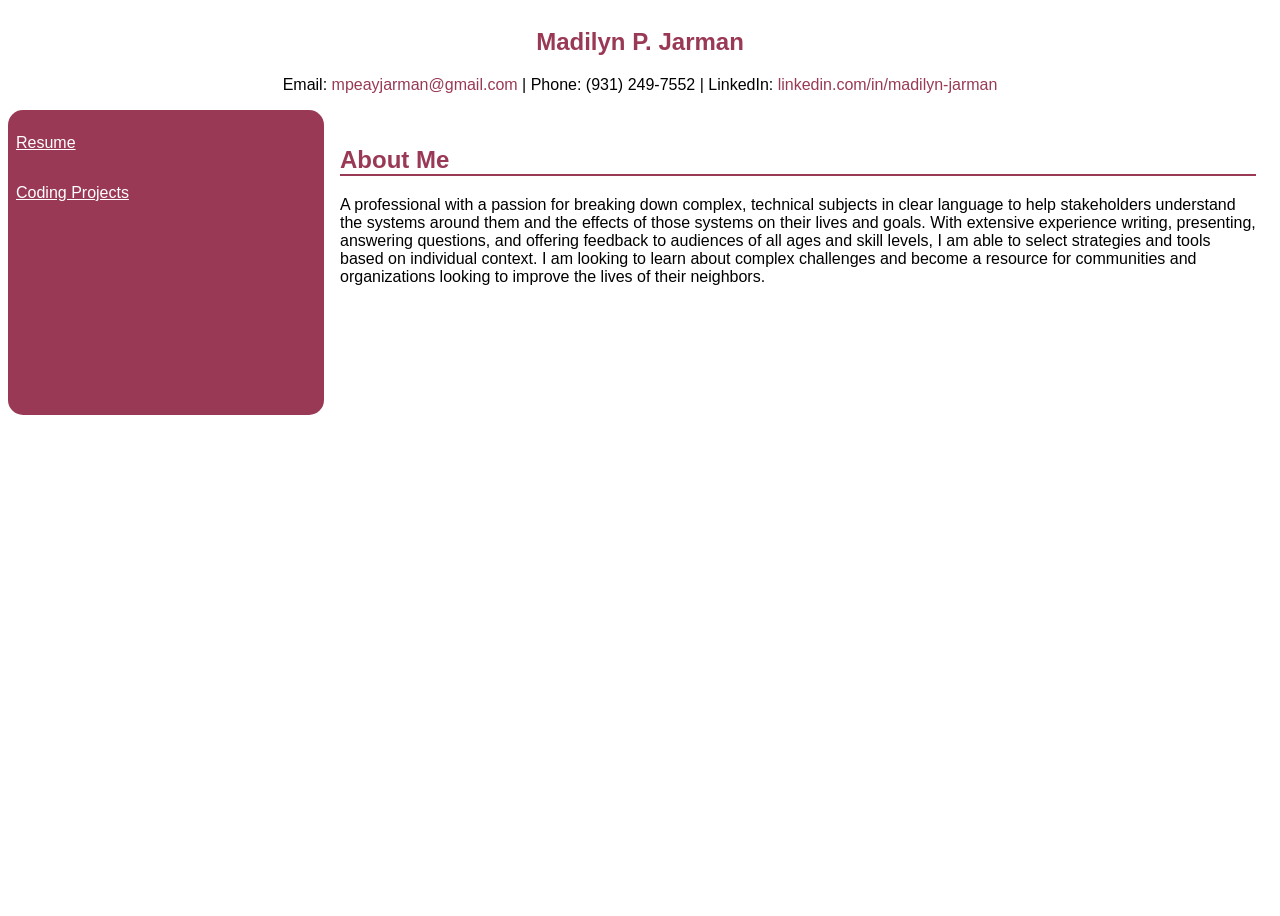
<file: index.html>
<!DOCTYPE html>
<html lang="en">
    <head>
        <meta charset="UTF-8" />
        <meta name="viewport" content="width=device-width, initial-scale=1.0" />
        <title>Resume Template</title>
        <link rel="stylesheet" href="css/style.css">
    </head>

    <body>
        <main class="container">
            <section class="header">
                <h1>Madilyn P. Jarman</h1>
                <p class="contact">
                    Email:
                    <a href="mailto:mpeayjarman@gmail.com"
                        >mpeayjarman@gmail.com</a
                    >
                    | Phone: (931) 249-7552 | LinkedIn:
                    <a href="#">linkedin.com/in/madilyn-jarman</a>
                </p>
            </section>
            <nav class="navigation">
                <p><a href="resume.html" class="navLink">Resume</a></p>
                <p><a href="projects.html" class="navLink">Coding Projects</a></p>
            </nav>
            <section class="body">
                <h2>About Me</h2>
                <p>
                    A professional with a passion for breaking down complex, technical subjects in clear language to help stakeholders understand the systems around them and the effects of those systems on their lives and goals. With extensive experience writing, presenting, answering questions, and offering feedback to audiences of all ages and skill levels, I am able to select strategies and tools based on individual context. I am looking to learn about complex challenges and become a resource for communities and organizations looking to improve the lives of their neighbors. 
                </p>
            </section>
            
        </main>
    </body>
</html>
</file>
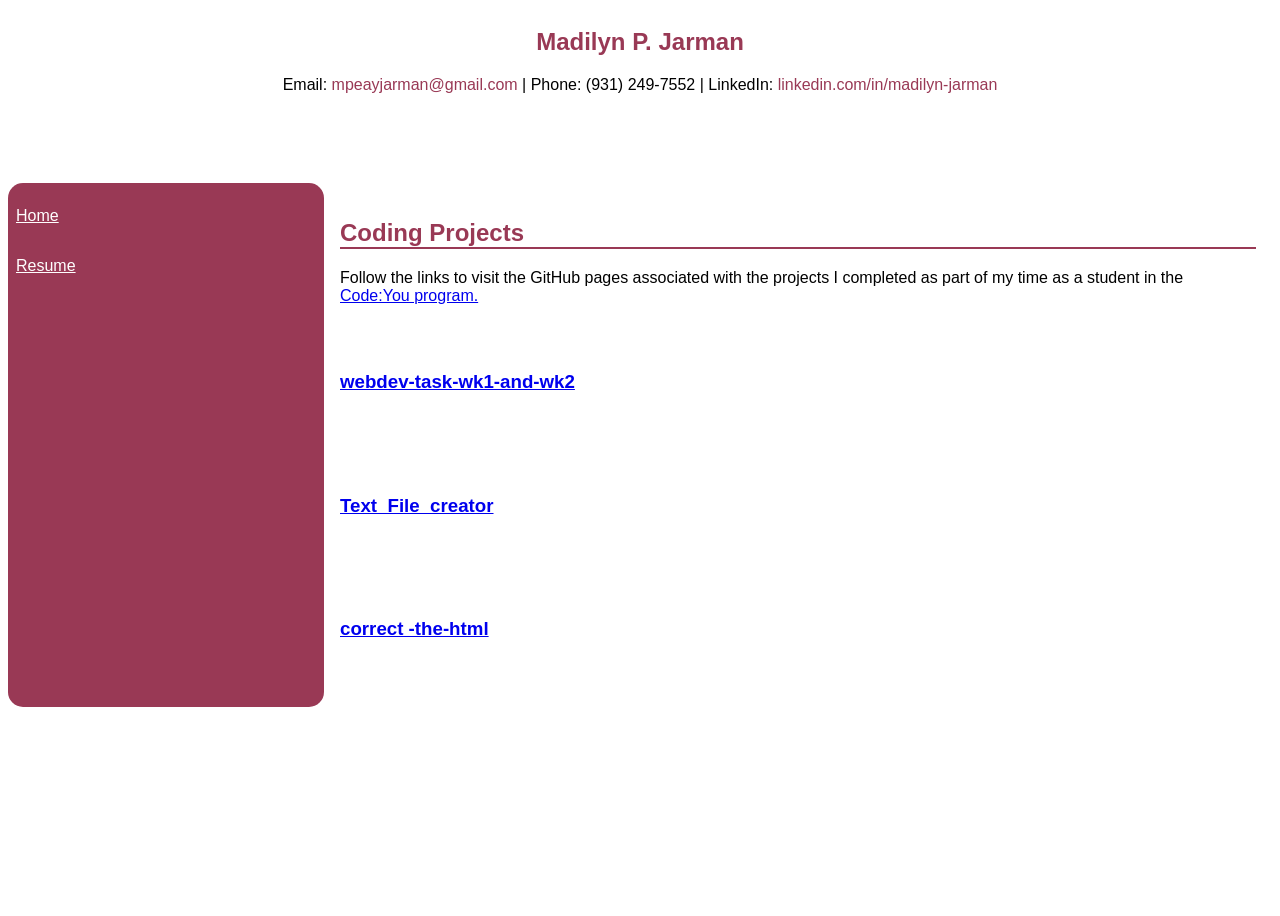
<file: projects.html>
<!DOCTYPE html>
<html lang="en">
    <head>
        <meta charset="UTF-8" />
        <meta name="viewport" content="width=device-width, initial-scale=1.0" />
        <title>Coding Projects</title>
        <link rel="stylesheet" href="css/style.css">
        
    </head>

    <body>
        <main class="container">
            <section class="header">
                <h1>Madilyn P. Jarman</h1>
                <p class="contact">
                    Email:
                    <a href="mailto:mpeayjarman@gmail.com"
                        >mpeayjarman@gmail.com</a
                    >
                    | Phone: (931) 249-7552 | LinkedIn:
                    <a href="#">linkedin.com/in/madilyn-jarman</a>
                </p>
            </section>
            <nav class="navigation">
                <p><a href="index.html" class="navLink">Home</a></p>
                <p><a href="resume.html" class="navLink">Resume</a></p>
            </nav>
            <section class="body">
                <h2>Coding Projects</h2>
                <p>
                    Follow the links to visit the GitHub pages associated with the projects I completed as part of my time as a student in the <a href="https://code-you.org/">Code:You program.</a> 
                </p>
                <section class="section-with-items">
                    <p class="item">
                        <h3><a href="https://github.com/ScrapJar16/webdev-task-wk1-and-wk2">webdev-task-wk1-and-wk2</a></h3>
                    </p>
                    <p class="item">
                        <h3><a href="https://github.com/ScrapJar16/Text_File_Creator">Text_File_creator</a></h3>
                    </p>
                    <p class="item">
                        <h3><a href="https://github.com/ScrapJar16/correct-the-html">correct -the-html</a></h3>
                    </p>
               
                </section> 
            </section>
               
        </main>
    </body>
</html>
</file>
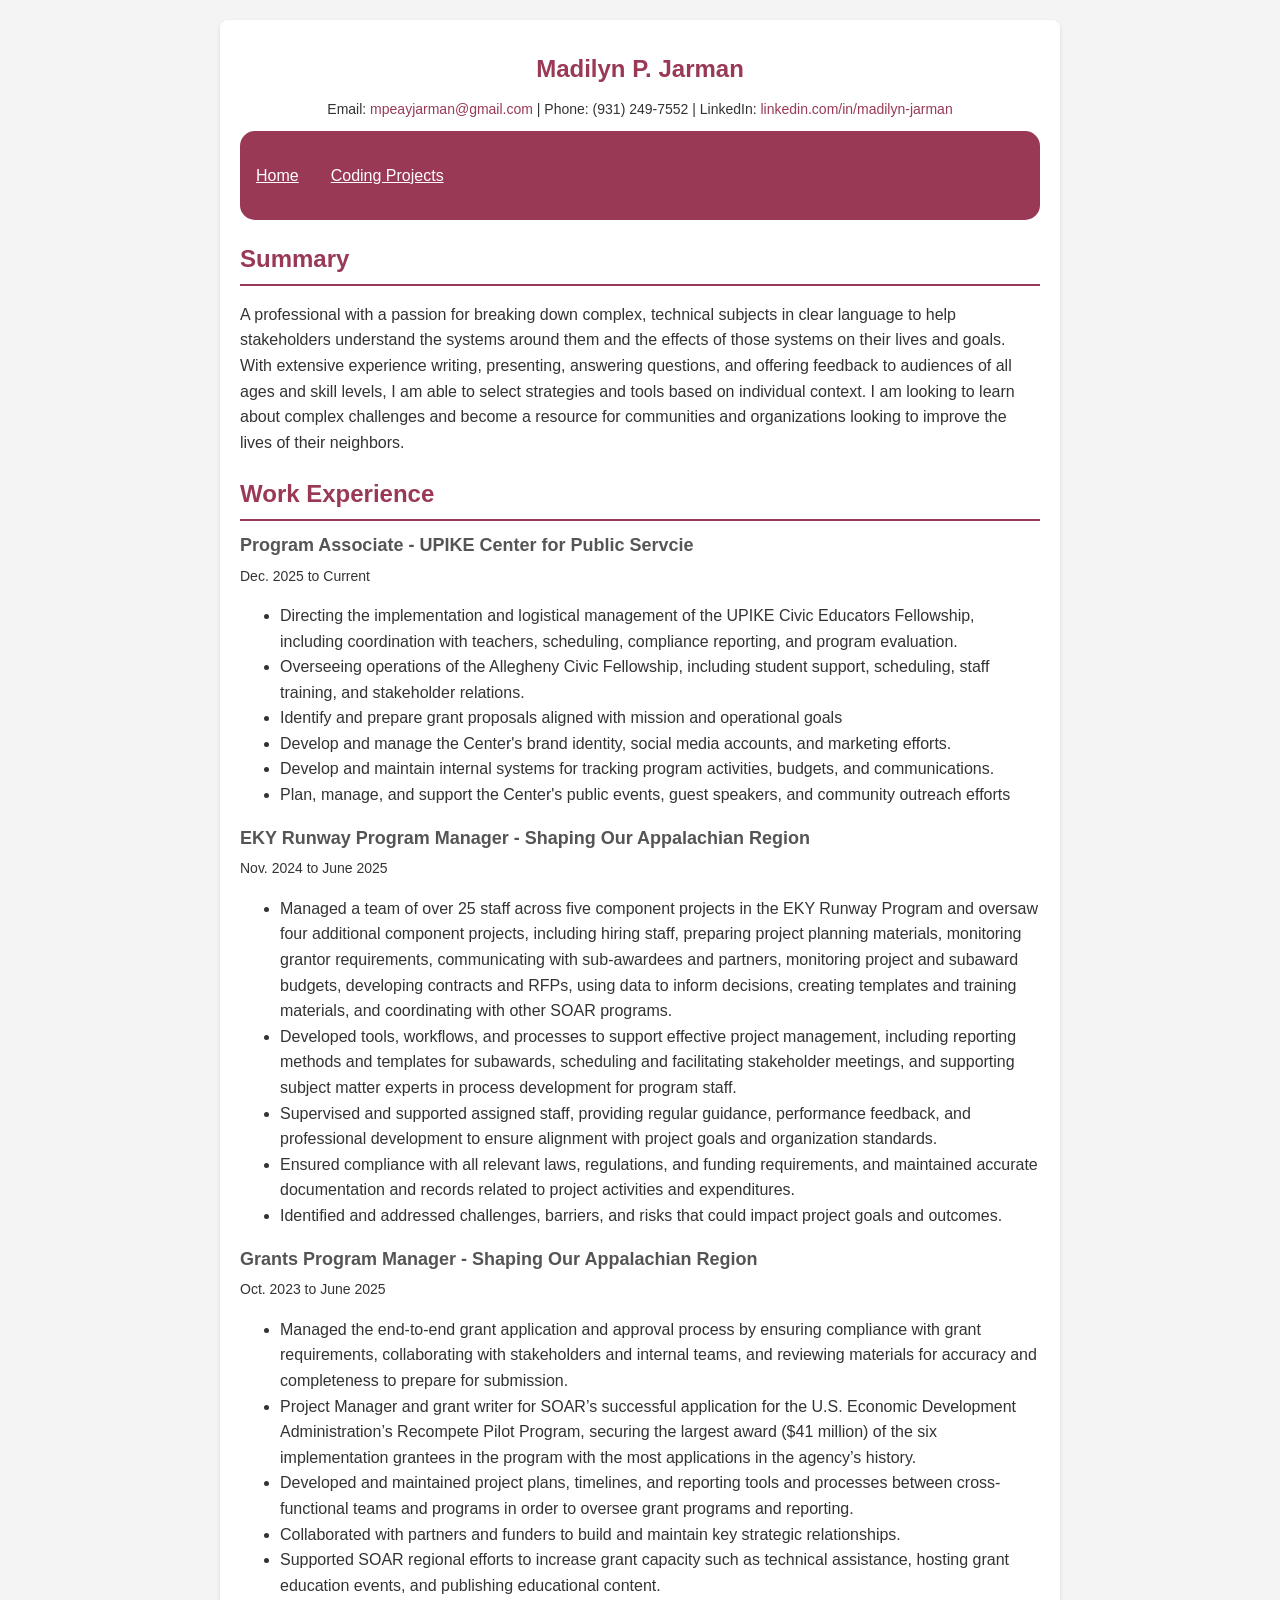
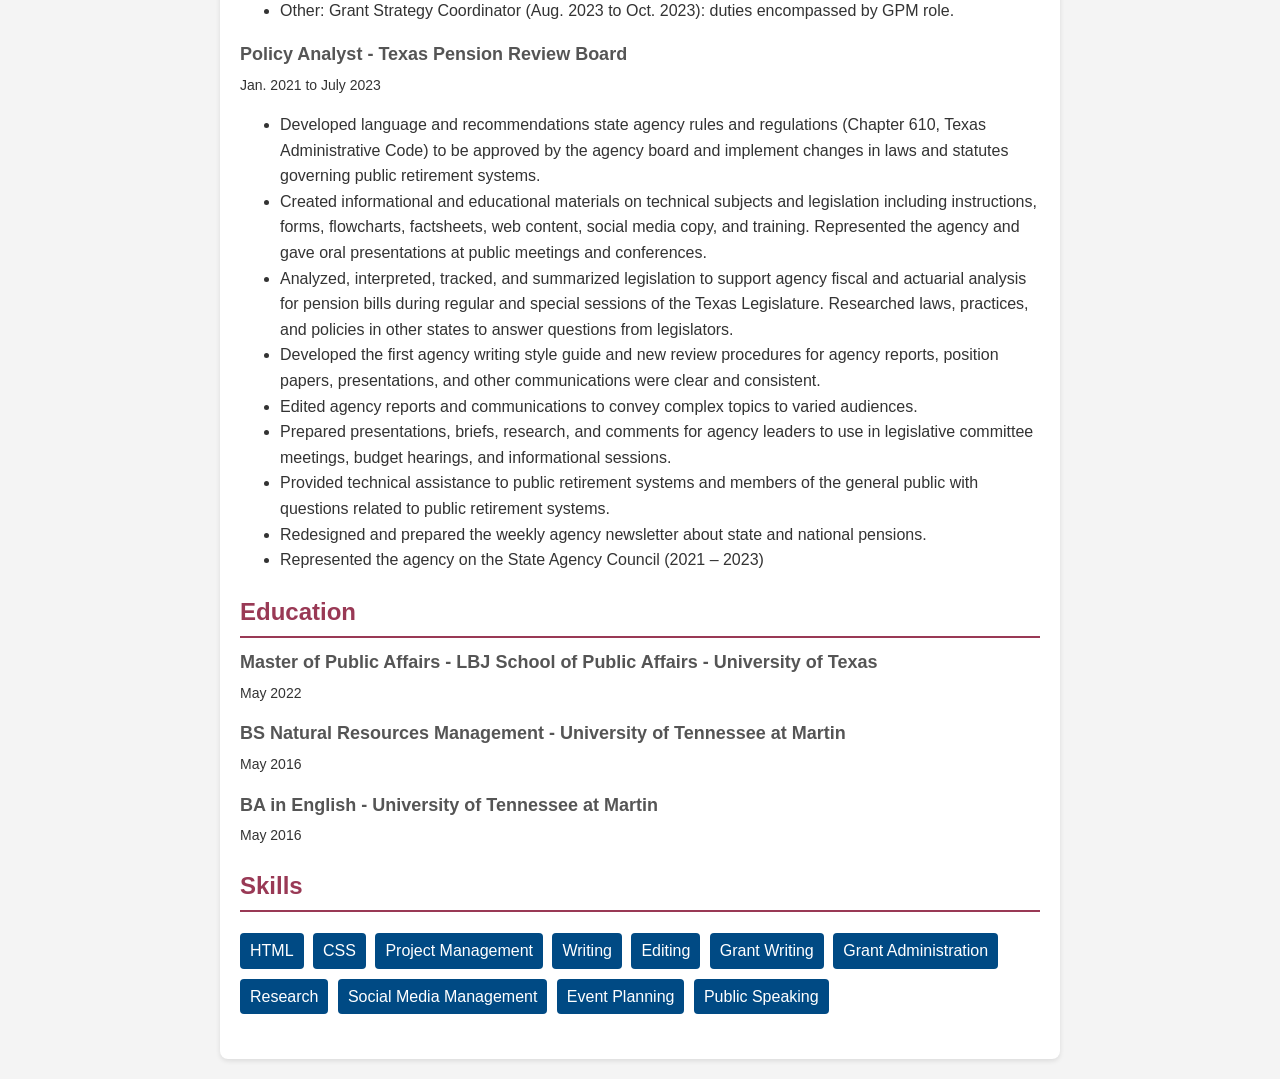
<file: resume.html>
<!DOCTYPE html>
<html lang="en">
    <head>
        <meta charset="UTF-8" />
        <meta name="viewport" content="width=device-width, initial-scale=1.0" />
        <title>Resume Template</title>
        <link rel="stylesheet" href="css/resumeStyle.css">
    </head>

    <body>
        <main class="resume">
            <section class="header">
                <h1>Madilyn P. Jarman</h1>
                <p class="contact">
                    Email:
                    <a href="mailto:mpeayjarman@gmail.com"
                        >mpeayjarman@gmail.com</a
                    >
                    | Phone: (931) 249-7552 | LinkedIn:
                    <a href="#">linkedin.com/in/madilyn-jarman</a>
                </p>
            </section>
            <nav class="navigation">
                <p><a href="index.html" class="navLink">Home</a></p>
                <p><a href="projects.html" class="navLink">Coding Projects</a></p>
            </nav>
            <section class="section">
                <h2>Summary</h2>
                <p>
                    A professional with a passion for breaking down complex, technical subjects in clear language to help stakeholders understand the systems around them and the effects of those systems on their lives and goals. With extensive experience writing, presenting, answering questions, and offering feedback to audiences of all ages and skill levels, I am able to select strategies and tools based on individual context. I am looking to learn about complex challenges and become a resource for communities and organizations looking to improve the lives of their neighbors.
                </p>
            </section>
            <section class="section">
                <h2>Work Experience</h2>
                <div class="item">
                    <h3>Program Associate - UPIKE Center for Public Servcie</h3>
                    <p>Dec. 2025 to Current</p>
                    <p>
                        <ul>
                        <li>Directing the implementation and logistical management of the UPIKE Civic Educators Fellowship, including coordination with teachers, scheduling, compliance reporting, and program evaluation.</li>
                        <li>Overseeing operations of the Allegheny Civic Fellowship, including student support, scheduling, staff training, and stakeholder relations.</li>
                        <li>Identify and prepare grant proposals aligned with mission and operational goals</li>
                        <li>Develop and manage the Center's brand identity, social media accounts, and marketing efforts.</li>
                        <li>Develop and maintain internal systems for tracking program activities, budgets, and communications.</li>
                        <li>Plan, manage, and support the Center's public events, guest speakers, and community outreach efforts</li>
                    </ul>
                    </p>
                </div>
                <div class="item">
                    <h3>EKY Runway Program Manager - Shaping Our Appalachian Region</h3>
                    <p>Nov. 2024 to June 2025</p>
                    <p>
                        <ul>
                        <li>Managed a team of over 25 staff across five component projects in the EKY Runway Program and oversaw four additional component projects, including hiring staff, preparing project planning materials, monitoring grantor requirements, communicating with sub-awardees and partners, monitoring project and subaward budgets, developing contracts and RFPs, using data to inform decisions, creating templates and training materials, and coordinating with other SOAR programs.</li>
                        <li>Developed tools, workflows, and processes to support effective project management, including reporting methods and templates for subawards, scheduling and facilitating stakeholder meetings, and supporting subject matter experts in process development for program staff.</li>
                        <li>Supervised and supported assigned staff, providing regular guidance, performance feedback, and professional development to ensure alignment with project goals and organization standards.</li>
                        <li>Ensured compliance with all relevant laws, regulations, and funding requirements, and maintained accurate documentation and records related to project activities and expenditures.</li>
                        <li>Identified and addressed challenges, barriers, and risks that could impact project goals and outcomes.</li>
                    </ul>
                    </p>
                </div>
                <div class="item">
                    <h3>Grants Program Manager - Shaping Our Appalachian Region</h3>
                    <p>Oct. 2023 to June 2025</p>
                    <p>
                        <ul>
                        <li>Managed the end-to-end grant application and approval process by ensuring compliance with grant requirements, collaborating with stakeholders and internal teams, and reviewing materials for accuracy and completeness to prepare for submission.</li>
                        <li>Project Manager and grant writer for SOAR’s successful application for the U.S. Economic Development Administration’s Recompete Pilot Program, securing the largest award ($41 million) of the six implementation grantees in the program with the most applications in the agency’s history.</li>
                        <li>Developed and maintained project plans, timelines, and reporting tools and processes between cross-functional teams and programs in order to oversee grant programs and reporting.</li>
                        <li>Collaborated with partners and funders to build and maintain key strategic relationships.</li>
                        <li>Supported SOAR regional efforts to increase grant capacity such as technical assistance, hosting grant education events, and publishing educational content.</li>
                        <li>Other: Grant Strategy Coordinator (Aug. 2023 to Oct. 2023): duties encompassed by GPM role.</li>
                    </ul>
                    </p>
                </div>
                 <div class="item">
                    <h3>Policy Analyst - Texas Pension Review Board</h3>
                    <p>Jan. 2021 to July 2023</p>
                    <p>
                        <ul>
                        <li>Developed language and recommendations state agency rules and regulations (Chapter 610, Texas Administrative Code) to be approved by the agency board and implement changes in laws and statutes governing public retirement systems. </li>
                        <li>Created informational and educational materials on technical subjects and legislation including instructions, forms, flowcharts, factsheets, web content, social media copy, and training. Represented the agency and gave oral presentations at public meetings and conferences. </li>
                        <li>Analyzed, interpreted, tracked, and summarized legislation to support agency fiscal and actuarial analysis for pension bills during regular and special sessions of the Texas Legislature. Researched laws, practices, and policies in other states to answer questions from legislators.</li>
                        <li>Developed the first agency writing style guide and new review procedures for agency reports, position papers, presentations, and other communications were clear and consistent.</li>
                        <li>Edited agency reports and communications to convey complex topics to varied audiences.</li>
                        <li>Prepared presentations, briefs, research, and comments for agency leaders to use in legislative committee meetings, budget hearings, and informational sessions.</li>
                        <li>Provided technical assistance to public retirement systems and members of the general public with questions related to public retirement systems.</li>
                        <li>Redesigned and prepared the weekly agency newsletter about state and national pensions.</li>
                        <li>Represented the agency on the State Agency Council (2021 – 2023)</li>
                    </ul>
                    </p>
                </div>
            </section>
            <div class="section">
                <h2>Education</h2>
                <div class="item">
                    <h3>Master of Public Affairs - LBJ School of Public Affairs - University of Texas</h3>
                    <p>May 2022</p>
                </div>
                <div class="item">
                    <h3>BS Natural Resources Management - University of Tennessee at Martin</h3>
                    <p>May 2016</p>
                </div>
                <div class="item">
                    <h3>BA in English - University of Tennessee at Martin</h3>
                    <p>May 2016</p>
                </div>
            </section>
            <section class="section">
                <h2>Skills</h2>
                <div class="skills">
                    <ul>
                        <li>HTML</li>
                        <li>CSS</li>
                        <li>Project Management</li>
                        <li>Writing</li>
                        <li>Editing</li>
                        <li>Grant Writing</li>
                        <li>Grant Administration</li>
                        <li>Research</li>
                        <li>Social Media Management</li>
                        <li>Event Planning</li>
                        <li>Public Speaking</li>
                    </ul>
                </div>
            </section>
            <!-- <section class="section">
                <h2>Grant Projects</h2>
                <div class="item">
                    <h3>EDA Recompete Pilot Program: $40,772,614</h3>
                    <p>
                       <ul>
                        <li>Program Name: Eastern Kentucky Runway Program</li>
                        <li>Funder: U.S. Economic Development Administration</li>
                        <li>Organization: Shaping Our Appalachian Region (SOAR)</li>
                        <li>Role (Application): Project Manager, Grant Writer, program development, research, stakeholder relations, contractor management, editing</li>
                        <li>Role (Grant Admin): Staff oversight, program managemet and operations, monitoring grantor requirements, compliance, sub-award oversight</li>
                       </ul>
                    </p>
                </div>
                <div class="item">
                    <h3>2023 Workforce Opportunities for Rural Communities (WORC): $1,452,338</h3>
                    <p>
                        <ul>
                        <li>Funder: U.S. Department of Labor</li>
                        <li>Organization: Shaping Our Appalachian Region (SOAR)</li>
                        <li>Role: Preparing narrative reports, reviewing and submitting data reports, monitoring deliverables and compliance</li>
                       </ul>
                    </p>
                </div>
                <div class="item">
                    <h3>2025 Healthy Communities Initiative: $30,000</h3>
                    <p>
                        <ul>
                        <li>Funder: Pallottine Foundation of Huntington</li>
                        <li>Organization: Shaping Our Appalachian Region (SOAR)</li>
                        <li>Role: Program development, strategic alignment, research</li>
                       </ul>
                    </p>
                </div>
                <div class="item">
                    <h3>2025 Truist Charitable Fund $15,000</h3>
                    <p>
                       <ul>
                        <li>Program Name: Eastern Kentucky Runway Program</li>
                        <li>Funder: Truist Charitable Fund</li>
                        <li>Organization: Shaping Our Appalachian Region (SOAR)</li>
                        <li>Role: Application drafting and submission, program development, strategic alignment, project management</li>
                       </ul>
                    </p>
                </div>
                 <div class="item">
                    <h3>Truist Foundation Grant: $500,000</h3>
                    <p>
                       <ul>
                        <li>Program Name: Truist Foundation</li>
                        <li>Funder: Truist Charitable Fund</li>
                        <li>Organization: Shaping Our Appalachian Region (SOAR)</li>
                        <li>Role: Strategic alignment, proofreading, interim reporting, compliance</li>
                       </ul>
                    </p>
                </div>
            </section> -->
            <!-- <section class="section">
                <h2>Coding Projects</h2>
                <div class="skills">
                    <a href="projects.html">See them here</a>
                </div>
            </section> -->
        </main>
    </body>
</html>
</file>
<file: css/style.css>
body {
    min-height: 100vh;
    max-height: 100vh;
    font-family: Arial, sans-serif;
}
.container {
    display: grid;
    font-size: 1em;
    .container {
        grid-auto-rows: 1fr 1fr 3fr;
        grid-auto-columns: 1fr;
    }
}

.header {
    text-align: center;
    grid-column: 1/3;
}

h1 {
    color: #993955;
}

h2 {
    color: #993955;
    border-bottom: 2px solid #993955;
}
.contact a {
    color: #993955;
    text-decoration: none;
}

nav {
    background-color: #993955;
    color: #fff;
    border-radius: 15px;
}
nav .navLink {
    color: #fff;
}
.navigation p {
    padding: 0.5em;
}

.body {
    padding: 1em;
}

.section-with-items {
    display: flex;
    flex-direction: column;
}

@media screen and (min-width: 720px) {
    .container {
        grid-template-rows: 1fr 3fr;
        grid-auto-flow: column;
        grid-auto-columns: 1fr 3fr;
    }
    
}
</file>
<file: css/resumeStyle.css>
body {
    font-family: Arial, sans-serif;
    line-height: 1.6;
    margin: 0;
    padding: 0;
    color: #333;
    background-color: #f4f4f4;
}
.resume {
    max-width: 800px;
    margin: 20px auto;
    padding: 20px;
    background: #fff;
    border-radius: 8px;
    box-shadow: 0 2px 5px rgba(0, 0, 0, 0.1);
}
h1,h2 {
    color: #993955;
}
.header {
    text-align: center;
}
.header h1 {
    margin: 10px 0;
}
.contact {
    margin: 10px 0;
    font-size: 14px;
}
.contact a {
    color: #993955;
    text-decoration: none;
}
.section {
    margin: 20px 0;
}
.section h2 {
    margin-bottom: 10px;
    border-bottom: 2px solid #993955;
    padding-bottom: 5px;
}
.item {
    margin-bottom: 15px;
}
.item h3 {
    margin: 0;
    font-size: 18px;
    color: #555;
}
.item p {
    margin: 5px 0;
    font-size: 14px;
}
.skills ul {
    list-style: none;
    padding: 0;
}
.skills ul li {
    display: inline-block;
    background: #004a84;
    color: #fff;
    padding: 5px 10px;
    margin: 5px 5px 5px 0;
    border-radius: 4px;                
}
a {
    color: #5B9279
}
.navigation {
    display: flex;
    flex-direction: row;
    background-color: #993955;
    color: #fff;
    border-radius: 15px;
}
.navigation p {
    padding: 1em;
}
nav .navLink {
    color: #fff;
}
</file>
